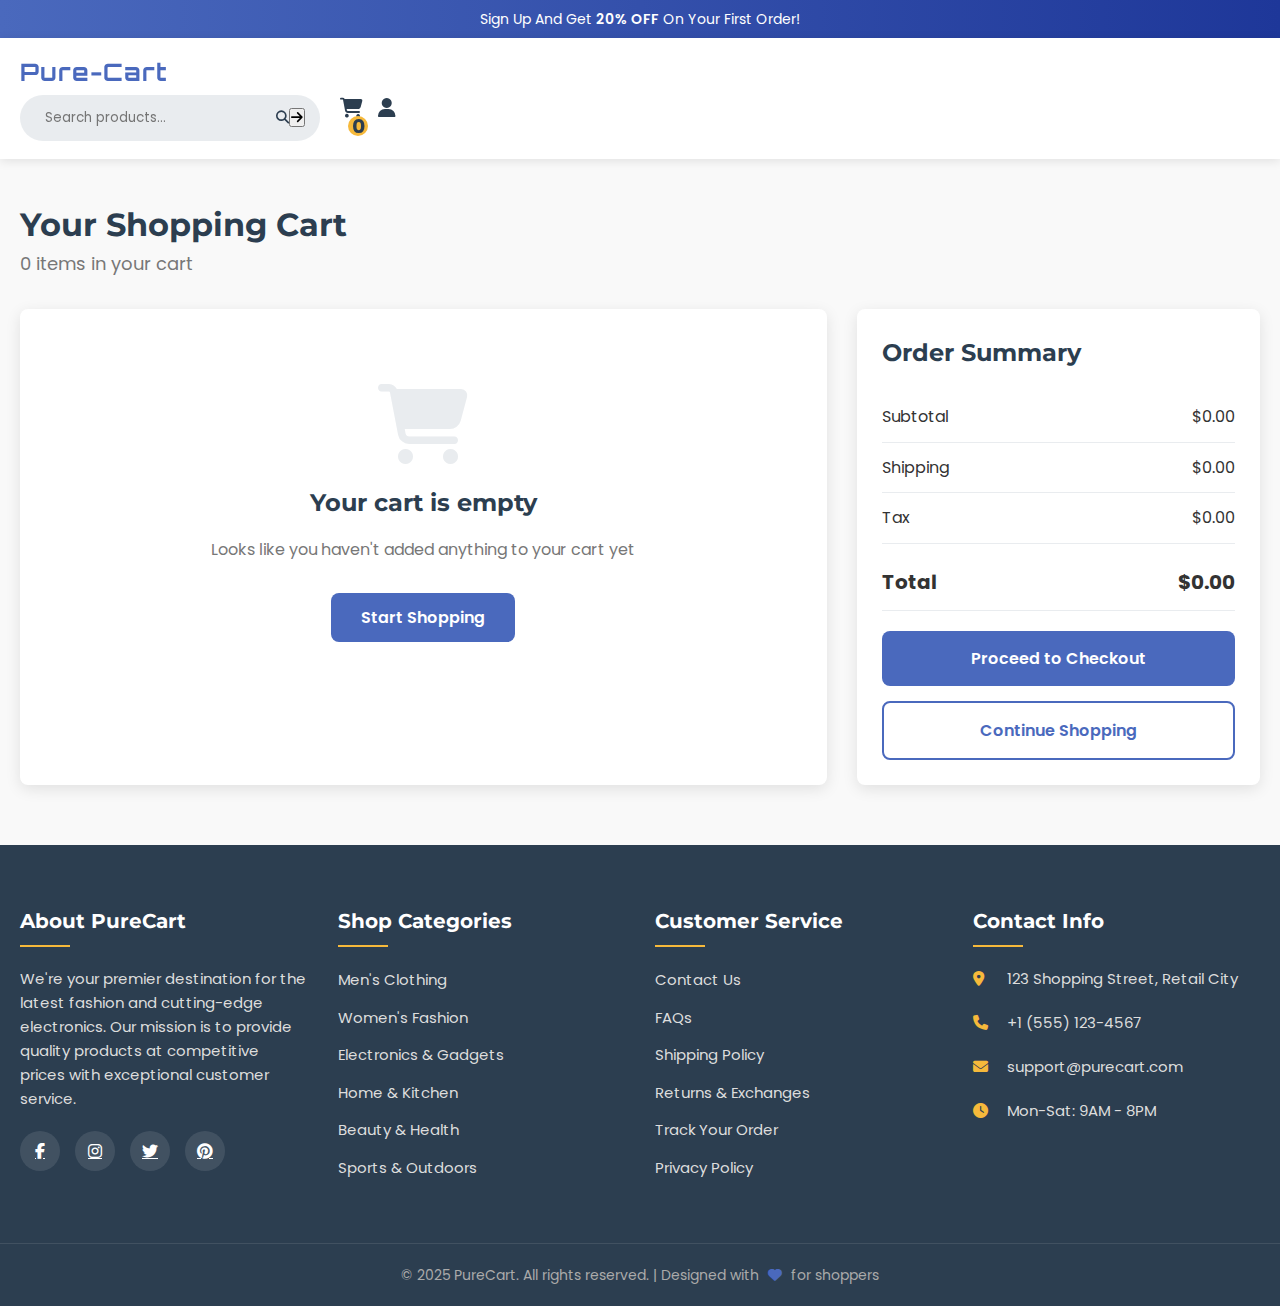
<file: Frontend/pages/cart.html>
<!DOCTYPE html>
<html lang="en">
<head>
    <meta charset="UTF-8">
    <meta name="viewport" content="width=device-width, initial-scale=1.0">
    <title>PureCart - Your Shopping Cart</title>
    <link rel="stylesheet" href="https://cdnjs.cloudflare.com/ajax/libs/font-awesome/6.4.2/css/all.min.css">
    <link href="https://fonts.googleapis.com/css2?family=Poppins:wght@100;200;300;400;500;600;700&display=swap" rel="stylesheet">
    <link href="https://fonts.googleapis.com/css2?family=Montserrat:wght@400;600;700;800&display=swap" rel="stylesheet">
    <link href="https://fonts.googleapis.com/css2?family=Orbitron:wght@400;600;700;800&display=swap" rel="stylesheet">
    <link rel="stylesheet" href="/Frontend/css/cart.css">
</head>
<body>
    <div id="top-head">
        <div id="title">Sign Up And Get <span>20% OFF</span> On Your First Order!</div>
    </div>
    
    <header>
        <nav>
            <button class="mobile-menu-btn">
                <i class="fas fa-bars"></i>
            </button>
            
            <div id="navigation">
                <div id="left-top">
                    <div id="logo">Pure-Cart</div>
                </div>
                
                <div id="right-top">
                    <div class="search-container" id="search-container">
                        <input type="text" class="search-input" placeholder="Search products..." />
                        <button type="button" class="search-icon" id="search-btn">
                            <i class="fas fa-search"></i>
                        </button>
                        <button class="search-btn">
                            <i class="fas fa-arrow-right"></i>
                        </button>
                    </div>

                    <div id="icons">
                        <span id="cart">
                            <i class="fa-solid fa-cart-shopping"></i>
                            <span id="cart-count">0</span>
                        </span>
                        <span id="login">
                            <i class="fa-solid fa-user"></i>
                        </span>
                    </div>
                </div>
            </div>
        </nav>
    </header>
    
    <div class="cart-container">
        <div class="cart-header">
            <div>
                <h1 class="cart-title">Your Shopping Cart</h1>
                <p class="cart-subtitle" id="cart-subtitle">0 items in your cart</p>
            </div>
        </div>
        
        <div class="cart-content">
            <div class="cart-items" id="cart-items-container">
                <!-- Cart items will be generated dynamically here -->
            </div>
            
            <div class="cart-summary">
                <h2 class="summary-title">Order Summary</h2>
                
                <div class="summary-item">
                    <span>Subtotal</span>
                    <span id="subtotal">$0.00</span>
                </div>
                
                <div class="summary-item">
                    <span>Shipping</span>
                    <span id="shipping">$0.00</span>
                </div>
                
                <div class="summary-item">
                    <span>Tax</span>
                    <span id="tax">$0.00</span>
                </div>
                
                <div class="summary-item summary-total">
                    <span>Total</span>
                    <span id="total">$0.00</span>
                </div>
                
                <button class="checkout-btn">Proceed to Checkout</button>
                <button class="continue-btn">Continue Shopping</button>
            </div>
        </div>
    </div>
    
    <!-- Footer -->
    <footer class="site-footer">
        <div class="footer-content">
            <div class="footer-section">
                <h4>About PureCart</h4>
                <p>We're your premier destination for the latest fashion and cutting-edge electronics. Our mission is to provide quality products at competitive prices with exceptional customer service.</p>
                <div class="social-icons">
                    <a href="#"><i class="fab fa-facebook-f"></i></a>
                    <a href="#"><i class="fab fa-instagram"></i></a>
                    <a href="#"><i class="fab fa-twitter"></i></a>
                    <a href="#"><i class="fab fa-pinterest"></i></a>
                </div>
            </div>
            <div class="footer-section">
                <h4>Shop Categories</h4>
                <ul>
                    <li><a href="#">Men's Clothing</a></li>
                    <li><a href="#">Women's Fashion</a></li>
                    <li><a href="#">Electronics & Gadgets</a></li>
                    <li><a href="#">Home & Kitchen</a></li>
                    <li><a href="#">Beauty & Health</a></li>
                    <li><a href="#">Sports & Outdoors</a></li>
                </ul>
            </div>
            <div class="footer-section">
                <h4>Customer Service</h4>
                <ul>
                    <li><a href="#">Contact Us</a></li>
                    <li><a href="#">FAQs</a></li>
                    <li><a href="#">Shipping Policy</a></li>
                    <li><a href="#">Returns & Exchanges</a></li>
                    <li><a href="#">Track Your Order</a></li>
                    <li><a href="#">Privacy Policy</a></li>
                </ul>
            </div>
            <div class="footer-section">
                <h4>Contact Info</h4>
                <p><i class="fas fa-map-marker-alt"></i> 123 Shopping Street, Retail City</p>
                <p><i class="fas fa-phone"></i> +1 (555) 123-4567</p>
                <p><i class="fas fa-envelope"></i> support@purecart.com</p>
                <p><i class="fas fa-clock"></i> Mon-Sat: 9AM - 8PM</p>
            </div>
        </div>
        <div class="footer-bottom">
            <p>&copy; 2025 PureCart. All rights reserved. | Designed with <i class="fas fa-heart" style="color: var(--primary-color);"></i> for shoppers</p>
        </div>
    </footer>

    <script>
        // Sample cart data (would normally come from localStorage or API)
document.addEventListener("DOMContentLoaded", () => {
    const cartItemsContainer = document.getElementById('cart-items-container');
    const cartCount = document.getElementById('cart-count');
    const cartSubtitle = document.getElementById('cart-subtitle');
    const subtotalEl = document.getElementById('subtotal');
    const shippingEl = document.getElementById('shipping');
    const taxEl = document.getElementById('tax');
    const totalEl = document.getElementById('total');

    // Render cart items from localStorage
    function renderCartItems() {
        const cartItems = JSON.parse(localStorage.getItem('cartItems')) || [];
        cartItemsContainer.innerHTML = '';

        if (cartItems.length === 0) {
            cartItemsContainer.innerHTML = `
                <div class="empty-cart">
                    <i class="fas fa-shopping-cart"></i>
                    <h2>Your cart is empty</h2>
                    <p>Looks like you haven't added anything to your cart yet</p>
                    <button class="empty-cart-btn">Start Shopping</button>
                </div>
            `;
            document.querySelector('.empty-cart-btn').addEventListener('click', () => {
                window.location.href = 'index.html';
            });
            cartCount.textContent = '0';
            cartSubtitle.textContent = '0 items in your cart';
            return;
        }

        cartItems.forEach(item => {
            const cartItemEl = document.createElement('div');
            cartItemEl.classList.add('cart-item');
            cartItemEl.dataset.id = item.id;

            cartItemEl.innerHTML = `
                <div class="item-image">
                    <img src="${item.image}" alt="${item.title}">
                </div>
                <div class="item-details">
                    <h3 class="item-title">${item.title}</h3>
                    <p class="item-category">${item.category}</p>
                    <p class="item-price">$${item.price.toFixed(2)}</p>
                </div>
                <div class="item-actions">
                    <div class="quantity-controls">
                        <button class="quantity-btn decrease"><i class="fas fa-minus"></i></button>
                        <input type="number" class="quantity-input" value="${item.quantity}" min="1">
                        <button class="quantity-btn increase"><i class="fas fa-plus"></i></button>
                    </div>
                    <button class="remove-btn">
                        <i class="fas fa-trash-alt"></i> Remove
                    </button>
                </div>
            `;

            cartItemsContainer.appendChild(cartItemEl);
        });

        // Update cart info
        updateCartInfo(cartItems);
        attachEventListeners(cartItems);
    }

    // Update cart information (count, subtotal, etc.)
    function updateCartInfo(cartItems) {
        const totalItems = cartItems.reduce((total, item) => total + item.quantity, 0);
        const subtotal = cartItems.reduce((total, item) => total + (item.price * item.quantity), 0);
        const shipping = subtotal > 0 ? 0 : 0; // Free shipping for demo
        const tax = subtotal * 0.06; // 6% tax
        const total = subtotal + shipping + tax;

        cartCount.textContent = totalItems;
        cartSubtitle.textContent = `${totalItems} item${totalItems !== 1 ? 's' : ''} in your cart`;
        subtotalEl.textContent = `$${subtotal.toFixed(2)}`;
        shippingEl.textContent = `$${shipping.toFixed(2)}`;
        taxEl.textContent = `$${tax.toFixed(2)}`;
        totalEl.textContent = `$${total.toFixed(2)}`;
    }

    // Attach event listeners to cart items
    function attachEventListeners(cartItems) {
        const decreaseBtns = document.querySelectorAll('.quantity-btn.decrease');
        const increaseBtns = document.querySelectorAll('.quantity-btn.increase');
        const removeBtns = document.querySelectorAll('.remove-btn');
        const quantityInputs = document.querySelectorAll('.quantity-input');

        decreaseBtns.forEach(btn => {
            btn.addEventListener('click', () => {
                const itemId = parseInt(btn.closest('.cart-item').dataset.id);
                const item = cartItems.find(i => i.id === itemId);
                
                if (item.quantity > 1) {
                    item.quantity--;
                    localStorage.setItem('cartItems', JSON.stringify(cartItems));
                    renderCartItems();
                }
            });
        });

        increaseBtns.forEach(btn => {
            btn.addEventListener('click', () => {
                const itemId = parseInt(btn.closest('.cart-item').dataset.id);
                const item = cartItems.find(i => i.id === itemId);
                
                item.quantity++;
                localStorage.setItem('cartItems', JSON.stringify(cartItems));
                renderCartItems();
            });
        });

        removeBtns.forEach(btn => {
            btn.addEventListener('click', () => {
                const itemId = parseInt(btn.closest('.cart-item').dataset.id);
                const itemIndex = cartItems.findIndex(i => i.id === itemId);
                
                cartItems.splice(itemIndex, 1);
                localStorage.setItem('cartItems', JSON.stringify(cartItems));
                renderCartItems();
            });
        });

        quantityInputs.forEach(input => {
            input.addEventListener('change', () => {
                const itemId = parseInt(input.closest('.cart-item').dataset.id);
                const item = cartItems.find(i => i.id === itemId);
                const newQuantity = parseInt(input.value) || 1;

                item.quantity = newQuantity;
                localStorage.setItem('cartItems', JSON.stringify(cartItems));
                renderCartItems();
            });
        });
    }

    // Initial render
    renderCartItems();


            // Proceed to checkout
            document.querySelector('.checkout-btn').addEventListener('click', () => {
                if (cartItems.length === 0) {
                    alert('Your cart is empty!');
                    return;
                }
                
                alert(`Proceeding to checkout! Total: ${totalEl.textContent}`);
            });
            
            // Continue shopping
            document.querySelector('.continue-btn').addEventListener('click', () => {
                window.location.href = 'index.html';
            });
        });
    </script>
</body>
</html>
</file>
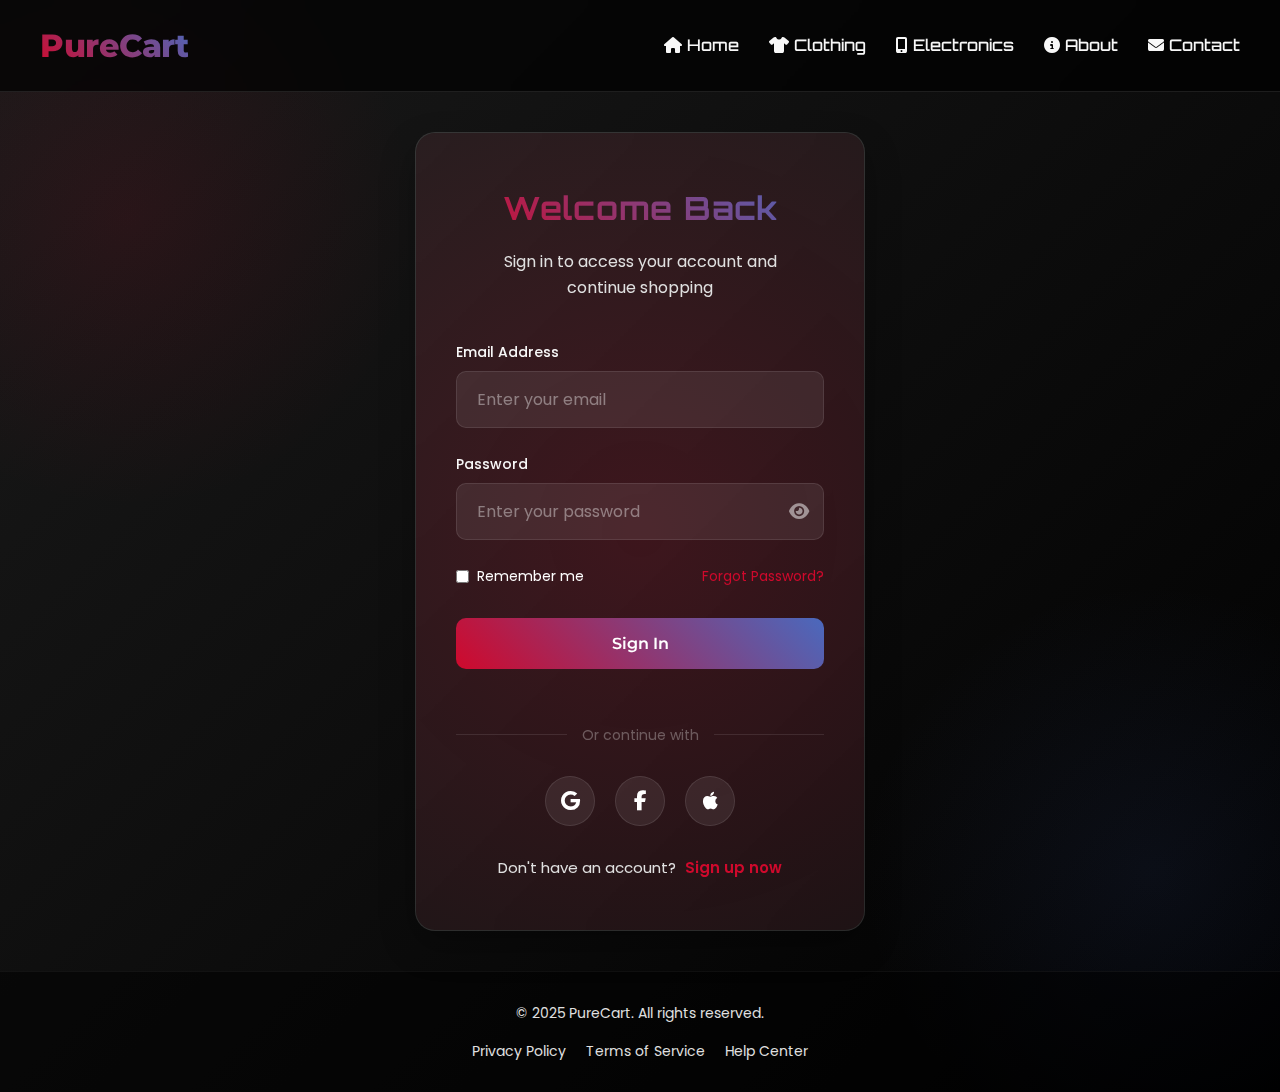
<file: Frontend/pages/login.html>
<!DOCTYPE html>
<html lang="en">
<head>
    <meta charset="UTF-8">
    <meta name="viewport" content="width=device-width, initial-scale=1.0">
    <title>PureCart - Login</title>
    <link rel="stylesheet" href="https://cdnjs.cloudflare.com/ajax/libs/font-awesome/6.4.2/css/all.min.css">
    <link href="https://fonts.googleapis.com/css2?family=Poppins:wght@100;200;300;400;500;600;700&display=swap" rel="stylesheet">
    <link href="https://fonts.googleapis.com/css2?family=Montserrat:wght@400;600;700;800&display=swap" rel="stylesheet">
    <link href="https://fonts.googleapis.com/css2?family=Orbitron:wght@400;600;700;800&display=swap" rel="stylesheet">
    <style>
        * {
            padding: 0;
            margin: 0;
            box-sizing: border-box;
        }

        :root {
            --primary-color: #cf092c;
            --primary-hover: #a30820;
            --secondary-color: #1a1a1a;
            --text-light: #f8f8f8;
            --text-dark: #111;
            --accent-color: #4a69bd;
            --light-gray: #f5f5f5;
            --medium-gray: #e0e0e0;
            --dark-gray: #333;
            --gold: #f1c40f;
        }

        body {
            font-family: 'Poppins', sans-serif;
            background: linear-gradient(135deg, #1a1a1a 0%, #000 100%);
            color: #fff;
            line-height: 1.6;
            min-height: 100vh;
            display: flex;
            flex-direction: column;
            position: relative;
            overflow-x: hidden;
        }

        body::before {
            content: "";
            position: absolute;
            top: 0;
            left: 0;
            width: 100%;
            height: 100%;
            background: 
                radial-gradient(circle at 10% 20%, rgba(207, 9, 44, 0.1) 0%, transparent 20%),
                radial-gradient(circle at 90% 80%, rgba(74, 105, 189, 0.1) 0%, transparent 20%);
            z-index: -1;
        }

        .top-bar {
            display: flex;
            justify-content: space-between;
            align-items: center;
            padding: 20px 40px;
            background: rgba(0, 0, 0, 0.7);
            backdrop-filter: blur(10px);
            border-bottom: 1px solid rgba(255, 255, 255, 0.1);
        }

        .logo {
            font-weight: 800;
            font-size: 32px;
            font-family: "Montserrat", sans-serif;
            background: linear-gradient(45deg, var(--primary-color), var(--accent-color));
            -webkit-background-clip: text;
            background-clip: text;
            color: transparent;
            letter-spacing: -0.5px;
            text-decoration: none;
        }

        .nav-links {
            display: flex;
            gap: 30px;
        }

        .nav-links a {
            color: var(--text-light);
            text-decoration: none;
            font-family: 'Orbitron', sans-serif;
            font-weight: 500;
            font-size: 16px;
            position: relative;
            padding: 5px 0;
            transition: all 0.3s ease;
        }

        .nav-links a::after {
            content: '';
            position: absolute;
            bottom: 0;
            left: 0;
            width: 0;
            height: 2px;
            background: var(--primary-color);
            transition: width 0.3s ease;
        }

        .nav-links a:hover {
            color: var(--primary-color);
        }

        .nav-links a:hover::after {
            width: 100%;
        }

        .login-container {
            display: flex;
            justify-content: center;
            align-items: center;
            flex: 1;
            padding: 40px 20px;
        }

        .login-card {
            background: rgba(255, 255, 255, 0.05);
            backdrop-filter: blur(15px);
            border-radius: 20px;
            box-shadow: 0 15px 35px rgba(0, 0, 0, 0.3);
            width: 100%;
            max-width: 450px;
            padding: 50px 40px;
            border: 1px solid rgba(255, 255, 255, 0.1);
            position: relative;
            overflow: hidden;
        }

        .login-card::before {
            content: '';
            position: absolute;
            top: -50%;
            left: -50%;
            width: 200%;
            height: 200%;
            background: radial-gradient(circle, rgba(207,9,44,0.2) 0%, transparent 70%);
            z-index: -1;
        }

        .login-header {
            text-align: center;
            margin-bottom: 40px;
        }

        .login-header h1 {
            font-family: 'Orbitron', sans-serif;
            font-size: 32px;
            font-weight: 700;
            background: linear-gradient(45deg, var(--primary-color), var(--accent-color));
            -webkit-background-clip: text;
            background-clip: text;
            color: transparent;
            margin-bottom: 15px;
            letter-spacing: 1px;
        }

        .login-header p {
            color: var(--medium-gray);
            font-size: 16px;
            max-width: 300px;
            margin: 0 auto;
        }

        .input-group {
            margin-bottom: 25px;
            position: relative;
        }

        .input-group label {
            display: block;
            margin-bottom: 8px;
            color: var(--text-light);
            font-size: 14px;
            font-weight: 500;
        }

        .input-field {
            width: 100%;
            padding: 15px 20px;
            background: rgba(255, 255, 255, 0.08);
            border: 1px solid rgba(255, 255, 255, 0.1);
            border-radius: 10px;
            color: var(--text-light);
            font-family: 'Poppins', sans-serif;
            font-size: 16px;
            transition: all 0.3s ease;
        }

        .input-field:focus {
            outline: none;
            border-color: var(--primary-color);
            background: rgba(207, 9, 44, 0.1);
            box-shadow: 0 0 0 3px rgba(207, 9, 44, 0.2);
        }

        .input-field::placeholder {
            color: rgba(255, 255, 255, 0.4);
        }

        .password-container {
            position: relative;
        }

        .toggle-password {
            position: absolute;
            right: 15px;
            top: 50%;
            transform: translateY(-50%);
            background: none;
            border: none;
            color: rgba(255, 255, 255, 0.5);
            cursor: pointer;
            font-size: 18px;
        }

        .remember-forgot {
            display: flex;
            justify-content: space-between;
            align-items: center;
            margin-bottom: 30px;
            font-size: 14px;
        }

        .remember-me {
            display: flex;
            align-items: center;
            gap: 8px;
        }

        .remember-me input {
            accent-color: var(--primary-color);
        }

        .forgot-password {
            color: var(--primary-color);
            text-decoration: none;
            transition: all 0.3s ease;
        }

        .forgot-password:hover {
            text-decoration: underline;
        }

        .login-button {
            width: 100%;
            padding: 16px;
            background: linear-gradient(45deg, var(--primary-color), var(--accent-color));
            color: white;
            border: none;
            border-radius: 10px;
            font-family: 'Montserrat', sans-serif;
            font-size: 16px;
            font-weight: 600;
            cursor: pointer;
            transition: all 0.3s ease;
            position: relative;
            overflow: hidden;
            margin-bottom: 25px;
        }

        .login-button::before {
            content: '';
            position: absolute;
            top: 0;
            left: -100%;
            width: 100%;
            height: 100%;
            background: linear-gradient(90deg, transparent, rgba(255, 255, 255, 0.2), transparent);
            transition: 0.5s;
        }

        .login-button:hover::before {
            left: 100%;
        }

        .login-button:hover {
            transform: translateY(-3px);
            box-shadow: 0 10px 20px rgba(207, 9, 44, 0.3);
        }

        .divider {
            display: flex;
            align-items: center;
            margin: 30px 0;
            color: rgba(255, 255, 255, 0.3);
        }

        .divider::before,
        .divider::after {
            content: '';
            flex: 1;
            height: 1px;
            background: rgba(255, 255, 255, 0.1);
        }

        .divider span {
            padding: 0 15px;
            font-size: 14px;
        }

        .social-login {
            display: flex;
            justify-content: center;
            gap: 20px;
            margin-bottom: 30px;
        }

        .social-btn {
            width: 50px;
            height: 50px;
            border-radius: 50%;
            background: rgba(255, 255, 255, 0.08);
            border: 1px solid rgba(255, 255, 255, 0.1);
            display: flex;
            align-items: center;
            justify-content: center;
            color: white;
            font-size: 20px;
            cursor: pointer;
            transition: all 0.3s ease;
        }

        .social-btn:hover {
            background: var(--primary-color);
            transform: translateY(-5px);
        }

        .signup-link {
            text-align: center;
            color: var(--medium-gray);
            font-size: 15px;
        }

        .signup-link a {
            color: var(--primary-color);
            text-decoration: none;
            font-weight: 600;
            margin-left: 5px;
            transition: all 0.3s ease;
        }

        .signup-link a:hover {
            text-decoration: underline;
        }

        .footer {
            text-align: center;
            padding: 30px 20px;
            color: var(--medium-gray);
            font-size: 14px;
            background: rgba(0, 0, 0, 0.5);
            border-top: 1px solid rgba(255, 255, 255, 0.05);
        }

        .footer p {
            margin-bottom: 10px;
        }

        .footer-links {
            display: flex;
            justify-content: center;
            gap: 20px;
            margin-top: 15px;
        }

        .footer-links a {
            color: var(--medium-gray);
            text-decoration: none;
            transition: all 0.3s ease;
        }

        .footer-links a:hover {
            color: var(--primary-color);
        }

        /* Responsive Styles */
        @media (max-width: 768px) {
            .top-bar {
                padding: 15px 20px;
                flex-direction: column;
                gap: 15px;
            }
            
            .nav-links {
                gap: 20px;
            }
            
            .login-card {
                padding: 40px 25px;
            }
        }

        @media (max-width: 480px) {
            .remember-forgot {
                flex-direction: column;
                align-items: flex-start;
                gap: 15px;
            }
            
            .nav-links {
                gap: 15px;
                flex-wrap: wrap;
                justify-content: center;
            }
            
            .login-header h1 {
                font-size: 28px;
            }
        }
    </style>
</head>
<body>
    <div class="top-bar">
        <a href="#" class="logo">PureCart</a>
        <div class="nav-links">
            <a href="#"><i class="fas fa-home"></i> Home</a>
            <a href="#"><i class="fas fa-tshirt"></i> Clothing</a>
            <a href="#"><i class="fas fa-mobile-alt"></i> Electronics</a>
            <a href="#"><i class="fas fa-info-circle"></i> About</a>
            <a href="#"><i class="fas fa-envelope"></i> Contact</a>
        </div>
    </div>

    <div class="login-container">
        <div class="login-card">
            <div class="login-header">
                <h1>Welcome Back</h1>
                <p>Sign in to access your account and continue shopping</p>
            </div>

            <form>
                <div class="input-group">
                    <label for="email">Email Address</label>
                    <input type="email" id="email" class="input-field" placeholder="Enter your email" required>
                </div>

                <div class="input-group">
                    <label for="password">Password</label>
                    <div class="password-container">
                        <input type="password" id="password" class="input-field" placeholder="Enter your password" required>
                        <button type="button" class="toggle-password">
                            <i class="fas fa-eye"></i>
                        </button>
                    </div>
                </div>

                <div class="remember-forgot">
                    <div class="remember-me">
                        <input type="checkbox" id="remember">
                        <label for="remember">Remember me</label>
                    </div>
                    <a href="#" class="forgot-password">Forgot Password?</a>
                </div>

                <button type="submit" class="login-button">Sign In</button>

                <div class="divider">
                    <span>Or continue with</span>
                </div>

                <div class="social-login">
                    <button type="button" class="social-btn">
                        <i class="fab fa-google"></i>
                    </button>
                    <button type="button" class="social-btn">
                        <i class="fab fa-facebook-f"></i>
                    </button>
                    <button type="button" class="social-btn">
                        <i class="fab fa-apple"></i>
                    </button>
                </div>

                <div class="signup-link">
                    Don't have an account? <a href="#">Sign up now</a>
                </div>
            </form>
        </div>
    </div>

    <div class="footer">
        <p>&copy; 2025 PureCart. All rights reserved.</p>
        <div class="footer-links">
            <a href="#">Privacy Policy</a>
            <a href="#">Terms of Service</a>
            <a href="#">Help Center</a>
        </div>
    </div>

    <script>
        document.addEventListener('DOMContentLoaded', function() {
            // Toggle password visibility
            const togglePassword = document.querySelector('.toggle-password');
            const passwordInput = document.getElementById('password');
            
            togglePassword.addEventListener('click', function() {
                const type = passwordInput.getAttribute('type') === 'password' ? 'text' : 'password';
                passwordInput.setAttribute('type', type);
                this.innerHTML = type === 'password' ? '<i class="fas fa-eye"></i>' : '<i class="fas fa-eye-slash"></i>';
            });
            
            // Form submission
            const loginForm = document.querySelector('form');
            loginForm.addEventListener('submit', function(e) {
                e.preventDefault();
                
                const email = document.getElementById('email').value;
                const password = document.getElementById('password').value;
                
                // Simulate login process
                const loginButton = document.querySelector('.login-button');
                loginButton.innerHTML = '<i class="fas fa-spinner fa-spin"></i> Signing In...';
                loginButton.disabled = true;
                
                setTimeout(() => {
                    loginButton.innerHTML = '<i class="fas fa-check"></i> Login Successful!';
                    loginButton.style.background = 'linear-gradient(45deg, #28a745, #20c997)';
                    
                    // Redirect to home page after successful login
                    setTimeout(() => {
                        window.location.href = '#';
                    }, 1500);
                }, 2000);
            });
        });
    </script>
</body>
</html>
</file>
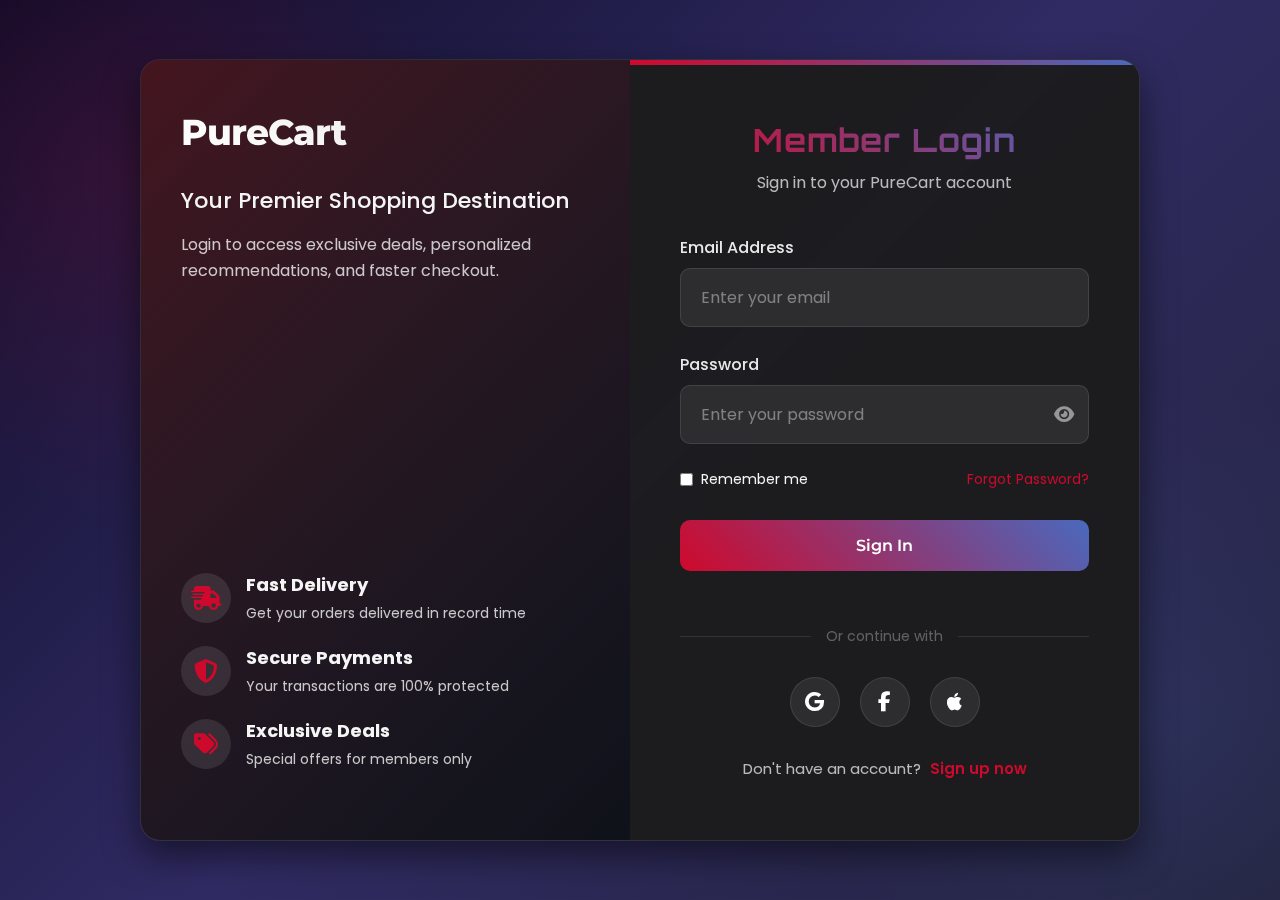
<file: Frontend/pages/signup.html>
<!DOCTYPE html>
<html lang="en">
<head>
    <meta charset="UTF-8">
    <meta name="viewport" content="width=device-width, initial-scale=1.0">
    <title>PureCart - Login</title>
    <link rel="stylesheet" href="https://cdnjs.cloudflare.com/ajax/libs/font-awesome/6.4.2/css/all.min.css">
    <link href="https://fonts.googleapis.com/css2?family=Poppins:wght@300;400;500;600;700&display=swap" rel="stylesheet">
    <link href="https://fonts.googleapis.com/css2?family=Montserrat:wght@600;700;800&display=swap" rel="stylesheet">
    <link href="https://fonts.googleapis.com/css2?family=Orbitron:wght@600;700&display=swap" rel="stylesheet">
    <style>
        * {
            margin: 0;
            padding: 0;
            box-sizing: border-box;
        }

        :root {
            --primary: #cf092c;
            --primary-dark: #a30820;
            --secondary: #1a1a1a;
            --accent: #4a69bd;
            --text-light: #f5f5f5;
            --text-dark: #111;
            --card-bg: rgba(30, 30, 30, 0.8);
        }

        body {
            font-family: 'Poppins', sans-serif;
            background: linear-gradient(135deg, #0f0c29, #302b63, #24243e);
            color: var(--text-light);
            min-height: 100vh;
            display: flex;
            justify-content: center;
            align-items: center;
            padding: 20px;
            position: relative;
            overflow: hidden;
        }

        body::before {
            content: "";
            position: absolute;
            top: 0;
            left: 0;
            width: 100%;
            height: 100%;
            background: 
                radial-gradient(circle at 10% 20%, rgba(207, 9, 44, 0.15) 0%, transparent 25%),
                radial-gradient(circle at 90% 80%, rgba(74, 105, 189, 0.15) 0%, transparent 25%);
            z-index: -1;
        }

        .login-container {
            display: flex;
            max-width: 1000px;
            width: 100%;
            background: rgba(20, 20, 20, 0.7);
            border-radius: 20px;
            overflow: hidden;
            box-shadow: 0 15px 35px rgba(0, 0, 0, 0.5);
            backdrop-filter: blur(10px);
            border: 1px solid rgba(255, 255, 255, 0.1);
        }

        .brand-section {
            flex: 1;
            background: linear-gradient(135deg, rgba(207, 9, 44, 0.8), rgba(74, 105, 189, 0.8)), 
                        url('https://images.unsplash.com/photo-1607082350899-7e105aa886ae?ixlib=rb-4.0.3&auto=format&fit=crop&w=800&q=80');
            background-size: cover;
            background-position: center;
            padding: 50px 40px;
            display: flex;
            flex-direction: column;
            justify-content: space-between;
            position: relative;
            overflow: hidden;
        }

        .brand-section::after {
            content: "";
            position: absolute;
            top: 0;
            left: 0;
            width: 100%;
            height: 100%;
            background: linear-gradient(135deg, rgba(26, 26, 26, 0.7), rgba(10, 10, 10, 0.9));
        }

        .brand-content {
            position: relative;
            z-index: 2;
        }

        .logo {
            font-family: 'Montserrat', sans-serif;
            font-weight: 800;
            font-size: 36px;
            background: linear-gradient(45deg, #fff, #e0e0e0);
            -webkit-background-clip: text;
            background-clip: text;
            color: transparent;
            margin-bottom: 30px;
            letter-spacing: -1px;
        }

        .brand-tagline {
            font-size: 22px;
            font-weight: 500;
            margin-bottom: 15px;
            max-width: 400px;
        }

        .brand-subtitle {
            font-size: 16px;
            opacity: 0.8;
            max-width: 400px;
            line-height: 1.6;
        }

        .features {
            position: relative;
            z-index: 2;
            margin-top: 40px;
        }

        .feature {
            display: flex;
            align-items: center;
            margin-bottom: 20px;
        }

        .feature i {
            font-size: 24px;
            color: var(--primary);
            margin-right: 15px;
            background: rgba(255, 255, 255, 0.1);
            width: 50px;
            height: 50px;
            border-radius: 50%;
            display: flex;
            align-items: center;
            justify-content: center;
        }

        .feature-text h4 {
            font-size: 18px;
            margin-bottom: 5px;
        }

        .feature-text p {
            font-size: 14px;
            opacity: 0.8;
        }

        .login-section {
            flex: 1;
            padding: 60px 50px;
            background: var(--card-bg);
            position: relative;
        }

        .login-section::before {
            content: "";
            position: absolute;
            top: 0;
            left: 0;
            width: 100%;
            height: 5px;
            background: linear-gradient(90deg, var(--primary), var(--accent));
        }

        .login-header {
            text-align: center;
            margin-bottom: 40px;
        }

        .login-header h2 {
            font-family: 'Orbitron', sans-serif;
            font-size: 32px;
            font-weight: 700;
            margin-bottom: 10px;
            letter-spacing: 1px;
            background: linear-gradient(45deg, var(--primary), var(--accent));
            -webkit-background-clip: text;
            background-clip: text;
            color: transparent;
        }

        .login-header p {
            color: rgba(255, 255, 255, 0.7);
            font-size: 16px;
        }

        .input-group {
            margin-bottom: 25px;
        }

        .input-group label {
            display: block;
            margin-bottom: 8px;
            font-weight: 500;
            color: rgba(255, 255, 255, 0.9);
        }

        .input-field {
            width: 100%;
            padding: 16px 20px;
            background: rgba(255, 255, 255, 0.08);
            border: 1px solid rgba(255, 255, 255, 0.1);
            border-radius: 10px;
            color: var(--text-light);
            font-family: 'Poppins', sans-serif;
            font-size: 16px;
            transition: all 0.3s ease;
        }

        .input-field:focus {
            outline: none;
            border-color: var(--primary);
            background: rgba(207, 9, 44, 0.1);
            box-shadow: 0 0 0 3px rgba(207, 9, 44, 0.2);
        }

        .input-field::placeholder {
            color: rgba(255, 255, 255, 0.4);
        }

        .password-container {
            position: relative;
        }

        .toggle-password {
            position: absolute;
            right: 15px;
            top: 50%;
            transform: translateY(-50%);
            background: none;
            border: none;
            color: rgba(255, 255, 255, 0.5);
            cursor: pointer;
            font-size: 18px;
        }

        .remember-forgot {
            display: flex;
            justify-content: space-between;
            align-items: center;
            margin-bottom: 30px;
            font-size: 14px;
        }

        .remember-me {
            display: flex;
            align-items: center;
            gap: 8px;
        }

        .remember-me input {
            accent-color: var(--primary);
        }

        .forgot-password {
            color: var(--primary);
            text-decoration: none;
            transition: all 0.3s ease;
        }

        .forgot-password:hover {
            text-decoration: underline;
        }

        .login-button {
            width: 100%;
            padding: 16px;
            background: linear-gradient(45deg, var(--primary), var(--accent));
            color: white;
            border: none;
            border-radius: 10px;
            font-family: 'Montserrat', sans-serif;
            font-size: 16px;
            font-weight: 600;
            cursor: pointer;
            transition: all 0.3s ease;
            position: relative;
            overflow: hidden;
            margin-bottom: 25px;
        }

        .login-button::before {
            content: '';
            position: absolute;
            top: 0;
            left: -100%;
            width: 100%;
            height: 100%;
            background: linear-gradient(90deg, transparent, rgba(255, 255, 255, 0.2), transparent);
            transition: 0.5s;
        }

        .login-button:hover::before {
            left: 100%;
        }

        .login-button:hover {
            transform: translateY(-3px);
            box-shadow: 0 10px 20px rgba(207, 9, 44, 0.3);
        }

        .divider {
            display: flex;
            align-items: center;
            margin: 30px 0;
            color: rgba(255, 255, 255, 0.3);
        }

        .divider::before,
        .divider::after {
            content: '';
            flex: 1;
            height: 1px;
            background: rgba(255, 255, 255, 0.1);
        }

        .divider span {
            padding: 0 15px;
            font-size: 14px;
        }

        .social-login {
            display: flex;
            justify-content: center;
            gap: 20px;
            margin-bottom: 30px;
        }

        .social-btn {
            width: 50px;
            height: 50px;
            border-radius: 50%;
            background: rgba(255, 255, 255, 0.08);
            border: 1px solid rgba(255, 255, 255, 0.1);
            display: flex;
            align-items: center;
            justify-content: center;
            color: white;
            font-size: 20px;
            cursor: pointer;
            transition: all 0.3s ease;
        }

        .social-btn:hover {
            background: var(--primary);
            transform: translateY(-5px);
        }

        .signup-link {
            text-align: center;
            color: rgba(255, 255, 255, 0.7);
            font-size: 15px;
        }

        .signup-link a {
            color: var(--primary);
            text-decoration: none;
            font-weight: 600;
            margin-left: 5px;
            transition: all 0.3s ease;
        }

        .signup-link a:hover {
            text-decoration: underline;
        }

        /* Responsive styles */
        @media (max-width: 900px) {
            .login-container {
                flex-direction: column;
                max-width: 600px;
            }
            
            .brand-section {
                padding: 40px 30px;
            }
        }

        @media (max-width: 480px) {
            .login-container {
                border-radius: 15px;
            }
            
            .login-section {
                padding: 40px 25px;
            }
            
            .brand-section {
                padding: 30px 20px;
            }
            
            .logo {
                font-size: 28px;
            }
            
            .brand-tagline {
                font-size: 20px;
            }
            
            .remember-forgot {
                flex-direction: column;
                align-items: flex-start;
                gap: 15px;
            }
        }
    </style>
</head>
<body>
    <div class="login-container">
        <div class="brand-section">
            <div class="brand-content">
                <div class="logo">PureCart</div>
                <div class="brand-tagline">Your Premier Shopping Destination</div>
                <div class="brand-subtitle">Login to access exclusive deals, personalized recommendations, and faster checkout.</div>
            </div>
            
            <div class="features">
                <div class="feature">
                    <i class="fas fa-shipping-fast"></i>
                    <div class="feature-text">
                        <h4>Fast Delivery</h4>
                        <p>Get your orders delivered in record time</p>
                    </div>
                </div>
                <div class="feature">
                    <i class="fas fa-shield-alt"></i>
                    <div class="feature-text">
                        <h4>Secure Payments</h4>
                        <p>Your transactions are 100% protected</p>
                    </div>
                </div>
                <div class="feature">
                    <i class="fas fa-tags"></i>
                    <div class="feature-text">
                        <h4>Exclusive Deals</h4>
                        <p>Special offers for members only</p>
                    </div>
                </div>
            </div>
        </div>
        
        <div class="login-section">
            <div class="login-header">
                <h2>Member Login</h2>
                <p>Sign in to your PureCart account</p>
            </div>
            
            <form id="loginForm">
                <div class="input-group">
                    <label for="email">Email Address</label>
                    <input type="email" id="email" class="input-field" placeholder="Enter your email" required>
                </div>
                
                <div class="input-group">
                    <label for="password">Password</label>
                    <div class="password-container">
                        <input type="password" id="password" class="input-field" placeholder="Enter your password" required>
                        <button type="button" class="toggle-password">
                            <i class="fas fa-eye"></i>
                        </button>
                    </div>
                </div>
                
                <div class="remember-forgot">
                    <div class="remember-me">
                        <input type="checkbox" id="remember">
                        <label for="remember">Remember me</label>
                    </div>
                    <a href="#" class="forgot-password">Forgot Password?</a>
                </div>
                
                <button type="submit" class="login-button">Sign In</button>
                
                <div class="divider">
                    <span>Or continue with</span>
                </div>
                
                <div class="social-login">
                    <button type="button" class="social-btn">
                        <i class="fab fa-google"></i>
                    </button>
                    <button type="button" class="social-btn">
                        <i class="fab fa-facebook-f"></i>
                    </button>
                    <button type="button" class="social-btn">
                        <i class="fab fa-apple"></i>
                    </button>
                </div>
                
                <div class="signup-link">
                    Don't have an account? <a href="#">Sign up now</a>
                </div>
            </form>
        </div>
    </div>

    <script>
        document.addEventListener('DOMContentLoaded', function() {
            // Toggle password visibility
            const togglePassword = document.querySelector('.toggle-password');
            const passwordInput = document.getElementById('password');
            
            togglePassword.addEventListener('click', function() {
                const type = passwordInput.getAttribute('type') === 'password' ? 'text' : 'password';
                passwordInput.setAttribute('type', type);
                this.innerHTML = type === 'password' ? '<i class="fas fa-eye"></i>' : '<i class="fas fa-eye-slash"></i>';
            });
            
            // Form submission with animation
            const loginForm = document.getElementById('loginForm');
            loginForm.addEventListener('submit', function(e) {
                e.preventDefault();
                
                const email = document.getElementById('email').value;
                const password = document.getElementById('password').value;
                
                // Get the login button
                const loginButton = document.querySelector('.login-button');
                
                // Save original button text and state
                const originalText = loginButton.innerHTML;
                const originalBg = loginButton.style.background;
                
                // Show loading state
                loginButton.innerHTML = '<i class="fas fa-spinner fa-spin"></i> Authenticating...';
                loginButton.disabled = true;
                
                // Simulate login process
                setTimeout(() => {
                    // Show success state
                    loginButton.innerHTML = '<i class="fas fa-check"></i> Login Successful!';
                    loginButton.style.background = 'linear-gradient(45deg, #28a745, #20c997)';
                    
                    // Redirect after a delay (simulate)
                    setTimeout(() => {
                        // Reset button state
                        loginButton.innerHTML = originalText;
                        loginButton.style.background = originalBg;
                        loginButton.disabled = false;
                        
                        // In a real scenario, you would redirect to the dashboard
                        alert(`Welcome back! You're now logged in as ${email}`);
                        // window.location.href = 'dashboard.html';
                    }, 1500);
                }, 2000);
            });
        });
    </script>
</body>
</html>
</file>
<file: Frontend/css/cart.css>
:root {
            --primary-color: #4a69bd;
            --secondary-color: #1e3799;
            --accent-color: #f6b93b;
            --light-color: #f8f9fa;
            --dark-color: #2c3e50;
            --gray-color: #e9ecef;
            --text-color: #333;
            --danger-color: #e74c3c;
            --success-color: #27ae60;
            --border-radius: 8px;
            --box-shadow: 0 4px 15px rgba(0, 0, 0, 0.1);
        }

        * {
            margin: 0;
            padding: 0;
            box-sizing: border-box;
        }

        body {
            font-family: 'Poppins', sans-serif;
            background-color: #f9f9f9;
            color: var(--text-color);
            line-height: 1.6;
        }

        #top-head {
            background: linear-gradient(90deg, var(--primary-color), var(--secondary-color));
            color: white;
            padding: 8px 0;
            text-align: center;
            font-size: 14px;
        }

        #top-head span {
            font-weight: 600;
        }

        header {
            background-color: white;
            box-shadow: 0 2px 10px rgba(0, 0, 0, 0.1);
            position: sticky;
            top: 0;
            z-index: 1000;
        }

        nav {
            max-width: 1400px;
            margin: 0 auto;
            padding: 15px 20px;
            display: flex;
            justify-content: space-between;
            align-items: center;
        }

        #logo {
            font-family: 'Orbitron', sans-serif;
            font-size: 24px;
            font-weight: 700;
            color: var(--primary-color);
            letter-spacing: 1px;
        }

        #right-top {
            display: flex;
            align-items: center;
            gap: 20px;
        }

        .search-container {
            display: flex;
            background: var(--gray-color);
            border-radius: 30px;
            padding: 8px 15px;
            align-items: center;
            width: 300px;
        }

        .search-input {
            border: none;
            background: transparent;
            padding: 5px 10px;
            width: 100%;
            outline: none;
            font-family: 'Poppins', sans-serif;
        }

        .search-icon {
            background: none;
            border: none;
            cursor: pointer;
            color: var(--dark-color);
        }

        #icons {
            display: flex;
            gap: 15px;
        }

        #icons span {
            position: relative;
            cursor: pointer;
            font-size: 20px;
            color: var(--dark-color);
        }

        #cart-count {
            position: absolute;
            top: -8px;
            right: -8px;
            background-color: var(--accent-color);
            color: white;
            border-radius: 50%;
            width: 20px;
            height: 20px;
            display: flex;
            align-items: center;
            justify-content: center;
            font-size: 12px;
            font-weight: bold;
        }

        .mobile-menu-btn {
            display: none;
            background: none;
            border: none;
            font-size: 24px;
            cursor: pointer;
            color: var(--dark-color);
        }

        .cart-container {
            max-width: 1400px;
            margin: 40px auto;
            padding: 0 20px;
        }

        .cart-header {
            display: flex;
            justify-content: space-between;
            align-items: center;
            margin-bottom: 30px;
        }

        .cart-title {
            font-family: 'Montserrat', sans-serif;
            font-size: 32px;
            font-weight: 700;
            color: var(--dark-color);
        }

        .cart-subtitle {
            color: #777;
            font-size: 18px;
        }

        .cart-content {
            display: grid;
            grid-template-columns: 2fr 1fr;
            gap: 30px;
        }

        .cart-items {
            background: white;
            border-radius: var(--border-radius);
            box-shadow: var(--box-shadow);
            padding: 25px;
        }

        .cart-item {
            display: grid;
            grid-template-columns: 100px 1fr auto;
            gap: 20px;
            padding: 20px 0;
            border-bottom: 1px solid var(--gray-color);
        }

        .cart-item:last-child {
            border-bottom: none;
        }

        .item-image {
            width: 100px;
            height: 100px;
            border-radius: 8px;
            overflow: hidden;
            background-color: #f5f5f5;
        }

        .item-image img {
            width: 100%;
            height: 100%;
            object-fit: cover;
        }

        .item-details {
            display: flex;
            flex-direction: column;
            justify-content: space-between;
        }

        .item-title {
            font-size: 18px;
            font-weight: 600;
            margin-bottom: 5px;
        }

        .item-category {
            font-size: 14px;
            color: #777;
            margin-bottom: 10px;
        }

        .item-price {
            font-weight: 700;
            font-size: 18px;
            color: var(--primary-color);
        }

        .item-actions {
            display: flex;
            flex-direction: column;
            align-items: flex-end;
            justify-content: space-between;
        }

        .quantity-controls {
            display: flex;
            align-items: center;
            gap: 10px;
        }

        .quantity-btn {
            width: 30px;
            height: 30px;
            border-radius: 50%;
            background: var(--gray-color);
            border: none;
            font-size: 16px;
            cursor: pointer;
            display: flex;
            align-items: center;
            justify-content: center;
        }

        .quantity-input {
            width: 50px;
            height: 35px;
            border: 1px solid #ddd;
            border-radius: 5px;
            text-align: center;
            font-size: 16px;
        }

        .remove-btn {
            background: none;
            border: none;
            color: var(--danger-color);
            cursor: pointer;
            font-size: 14px;
            display: flex;
            align-items: center;
            gap: 5px;
        }

        .cart-summary {
            background: white;
            border-radius: var(--border-radius);
            box-shadow: var(--box-shadow);
            padding: 25px;
            height: fit-content;
        }

        .summary-title {
            font-family: 'Montserrat', sans-serif;
            font-size: 24px;
            font-weight: 700;
            margin-bottom: 20px;
            color: var(--dark-color);
        }

        .summary-item {
            display: flex;
            justify-content: space-between;
            padding: 12px 0;
            border-bottom: 1px solid var(--gray-color);
        }

        .summary-item:last-child {
            border-bottom: none;
        }

        .summary-total {
            font-weight: 700;
            font-size: 20px;
            margin-top: 10px;
        }

        .checkout-btn {
            width: 100%;
            padding: 15px;
            background: var(--primary-color);
            color: white;
            border: none;
            border-radius: var(--border-radius);
            font-family: 'Poppins', sans-serif;
            font-size: 16px;
            font-weight: 600;
            cursor: pointer;
            margin-top: 20px;
            transition: background 0.3s;
        }

        .checkout-btn:hover {
            background: var(--secondary-color);
        }

        .continue-btn {
            width: 100%;
            padding: 15px;
            background: white;
            color: var(--primary-color);
            border: 2px solid var(--primary-color);
            border-radius: var(--border-radius);
            font-family: 'Poppins', sans-serif;
            font-size: 16px;
            font-weight: 600;
            cursor: pointer;
            margin-top: 15px;
            transition: all 0.3s;
        }

        .continue-btn:hover {
            background: var(--primary-color);
            color: white;
        }

        .empty-cart {
            text-align: center;
            padding: 50px 0;
        }

        .empty-cart i {
            font-size: 80px;
            color: var(--gray-color);
            margin-bottom: 20px;
        }

        .empty-cart h2 {
            font-family: 'Montserrat', sans-serif;
            margin-bottom: 15px;
            color: var(--dark-color);
        }

        .empty-cart p {
            color: #777;
            margin-bottom: 30px;
        }

        .empty-cart-btn {
            padding: 12px 30px;
            background: var(--primary-color);
            color: white;
            border: none;
            border-radius: var(--border-radius);
            font-family: 'Poppins', sans-serif;
            font-size: 16px;
            font-weight: 600;
            cursor: pointer;
            transition: background 0.3s;
        }

        .empty-cart-btn:hover {
            background: var(--secondary-color);
        }

        .mobile-nav {
            display: none;
        }

        /* Footer Styles */
        .site-footer {
            background: var(--dark-color);
            color: white;
            padding: 60px 0 0;
            margin-top: 60px;
        }

        .footer-content {
            max-width: 1400px;
            margin: 0 auto;
            padding: 0 20px;
            display: grid;
            grid-template-columns: repeat(auto-fit, minmax(250px, 1fr));
            gap: 30px;
        }

        .footer-section h4 {
            font-family: 'Montserrat', sans-serif;
            font-size: 20px;
            margin-bottom: 20px;
            position: relative;
            padding-bottom: 10px;
        }

        .footer-section h4::after {
            content: '';
            position: absolute;
            left: 0;
            bottom: 0;
            width: 50px;
            height: 2px;
            background: var(--accent-color);
        }

        .footer-section p {
            margin-bottom: 20px;
            color: #ddd;
            font-size: 15px;
        }

        .social-icons {
            display: flex;
            gap: 15px;
        }

        .social-icons a {
            display: flex;
            align-items: center;
            justify-content: center;
            width: 40px;
            height: 40px;
            border-radius: 50%;
            background: rgba(255, 255, 255, 0.1);
            color: white;
            transition: all 0.3s;
        }

        .social-icons a:hover {
            background: var(--primary-color);
            transform: translateY(-3px);
        }

        .footer-section ul {
            list-style: none;
        }

        .footer-section ul li {
            margin-bottom: 12px;
        }

        .footer-section ul li a {
            color: #ddd;
            text-decoration: none;
            transition: color 0.3s;
            font-size: 15px;
        }

        .footer-section ul li a:hover {
            color: var(--accent-color);
        }

        .footer-section p i {
            margin-right: 10px;
            color: var(--accent-color);
            width: 20px;
        }

        .footer-bottom {
            text-align: center;
            padding: 20px 0;
            margin-top: 50px;
            border-top: 1px solid rgba(255, 255, 255, 0.1);
            font-size: 14px;
            color: #aaa;
        }

        .footer-bottom p i {
            color: var(--accent-color);
            margin: 0 5px;
        }

        /* Responsive Design */
        @media (max-width: 992px) {
            .cart-content {
                grid-template-columns: 1fr;
            }
        }

        @media (max-width: 768px) {
            .search-container {
                display: none;
            }
            
            .mobile-menu-btn {
                display: block;
            }
            
            .cart-item {
                grid-template-columns: 80px 1fr;
            }
            
            .item-actions {
                grid-column: 1 / -1;
                flex-direction: row;
                justify-content: space-between;
                margin-top: 15px;
                padding-top: 15px;
                border-top: 1px dashed #eee;
            }
        }

        @media (max-width: 576px) {
            .cart-header {
                flex-direction: column;
                align-items: flex-start;
                gap: 10px;
            }
            
            .cart-title {
                font-size: 28px;
            }
            
            .cart-item {
                padding: 15px 0;
                gap: 15px;
            }
            
            .item-image {
                width: 80px;
                height: 80px;
            }
        }
</file>
